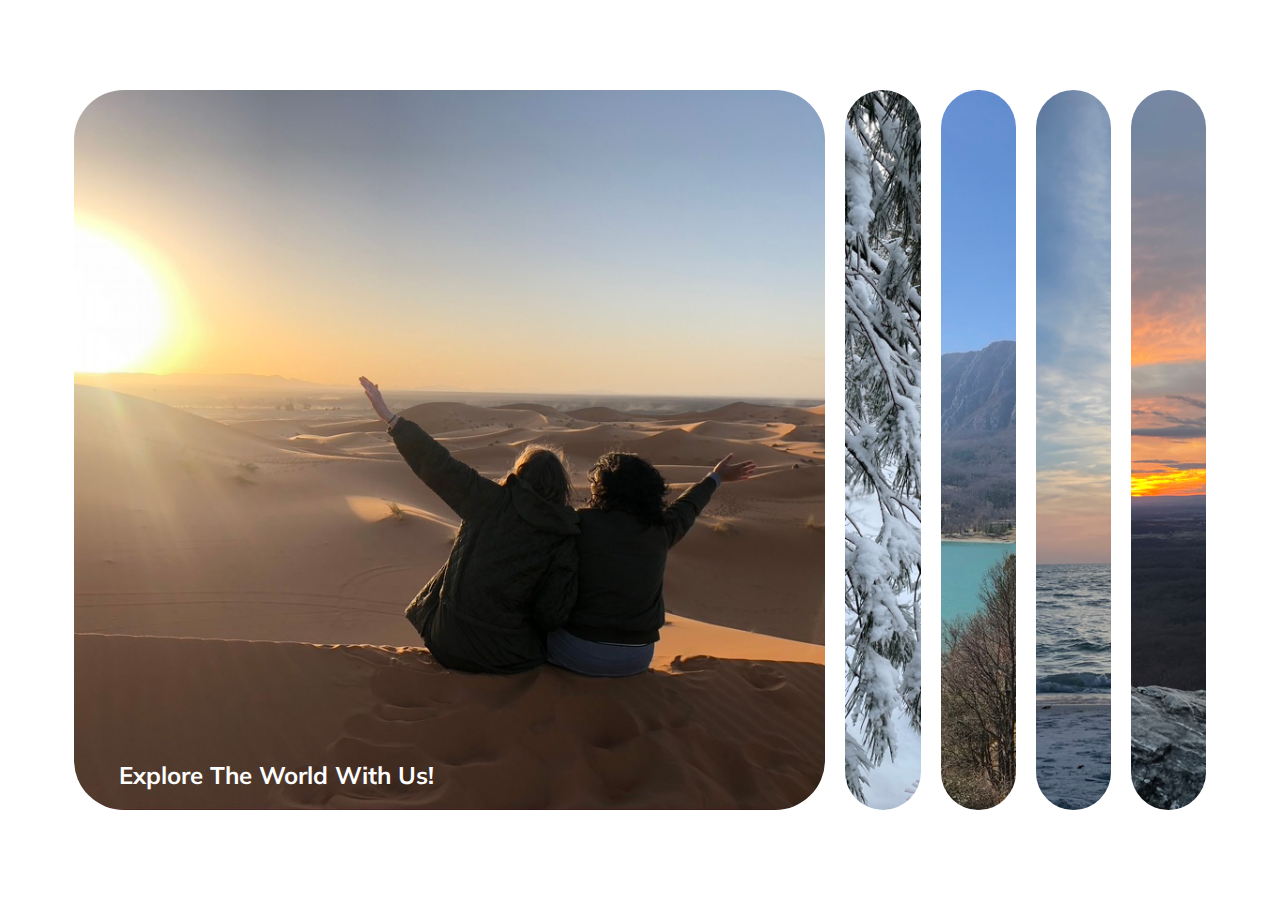
<file: index.html>
<!DOCTYPE html>
<html lang="en">
<head>
    <meta charset="UTF-8">
    <meta http-equiv="X-UA-Compatible" content="IE=edge">
    <meta name="viewport" content="width=device-width, initial-scale=1.0">
    <!-- <link rel="stylesheet" 
    href="https://cdnjs.cloudflare.com/ajax/libs/font-awesome/5.15.3/css/all.min.css" 
    integrity="sha512-iBBXm8fW90+nuLcSKlbmrPcLa0OT92xO1BIsZ+ywDWZCvqsWgccV3gFoRBv0z+8dLJgyAHIhR35VZc2oM/gI1w==" 
    crossorigin="anonymous" referrerpolicy="no-referrer" /> -->
    <link rel="stylesheet" href="ExpandingCards/style.css">
    <title>Expanding Cards</title>
</head>
<body>
   <div class="container">
       <div class="panel active" style="background-image: url('ExpandingCards/images/sahara.jpeg')">
           <h3>Explore The World With Us!</h3>
       </div>

       <div class="panel" style="background-image: url('ExpandingCards/images/boston.jpeg')">
        <h3>Boston, Massachusetts</h3>
       </div>
       
       <div class="panel" style="background-image: url('ExpandingCards/images/Italy.jpeg')">
        <h3>Molise, Italy</h3>
       </div>

       <div class="panel" style="background-image: url('ExpandingCards/images/Naples.jpeg')">
        <h3>Naples, Florida</h3>
       </div>

       <div class="panel" style="background-image: url('ExpandingCards/images/virginia.jpeg')">
        <h3>Shenandoah, Virginia</h3>
       </div>
   </div>    

    <script src="ExpandingCards/script.js"></script>
</body>
</html>
</file>
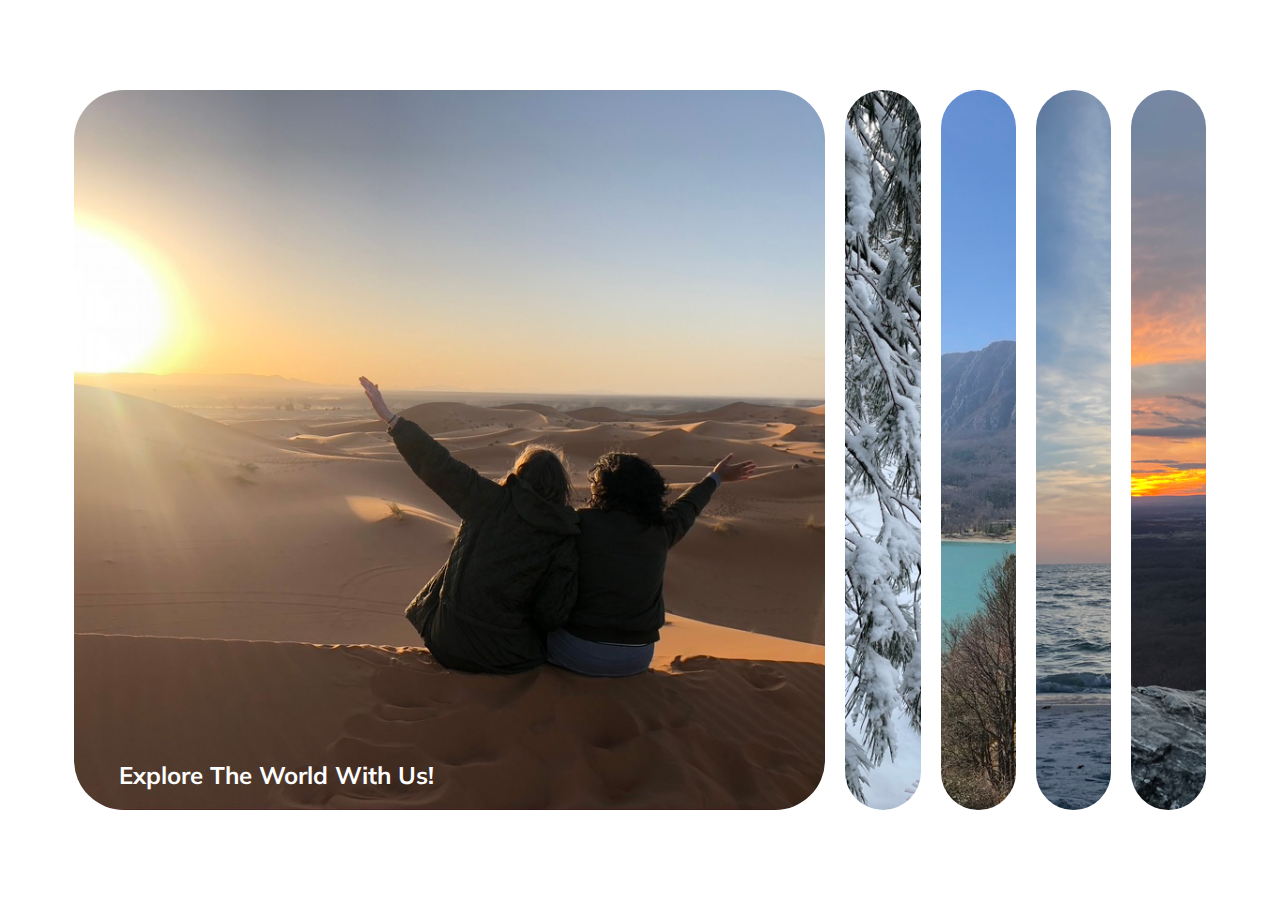
<file: ExpandingCards/index.html>
<!DOCTYPE html>
<html lang="en">
<head>
    <meta charset="UTF-8">
    <meta http-equiv="X-UA-Compatible" content="IE=edge">
    <meta name="viewport" content="width=device-width, initial-scale=1.0">
    <!-- <link rel="stylesheet" 
    href="https://cdnjs.cloudflare.com/ajax/libs/font-awesome/5.15.3/css/all.min.css" 
    integrity="sha512-iBBXm8fW90+nuLcSKlbmrPcLa0OT92xO1BIsZ+ywDWZCvqsWgccV3gFoRBv0z+8dLJgyAHIhR35VZc2oM/gI1w==" 
    crossorigin="anonymous" referrerpolicy="no-referrer" /> -->
    <link rel="stylesheet" href="style.css">
    <title>Expanding Cards</title>
</head>
<body>
   <div class="container">
       <div class="panel active" style="background-image: url('images/sahara.jpeg')">
           <h3>Explore The World With Us!</h3>
       </div>

       <div class="panel" style="background-image: url('images/boston.jpeg')">
        <h3>Boston, Massachusetts</h3>
       </div>
       
       <div class="panel" style="background-image: url('images/Italy.jpeg')">
        <h3>Molise, Italy</h3>
       </div>

       <div class="panel" style="background-image: url('images/Naples.jpeg')">
        <h3>Naples, Florida</h3>
       </div>

       <div class="panel" style="background-image: url('images/virginia.jpeg')">
        <h3>Shenandoah, Virginia</h3>
       </div>
   </div>    

    <script src="script.js"></script>
</body>
</html>
</file>
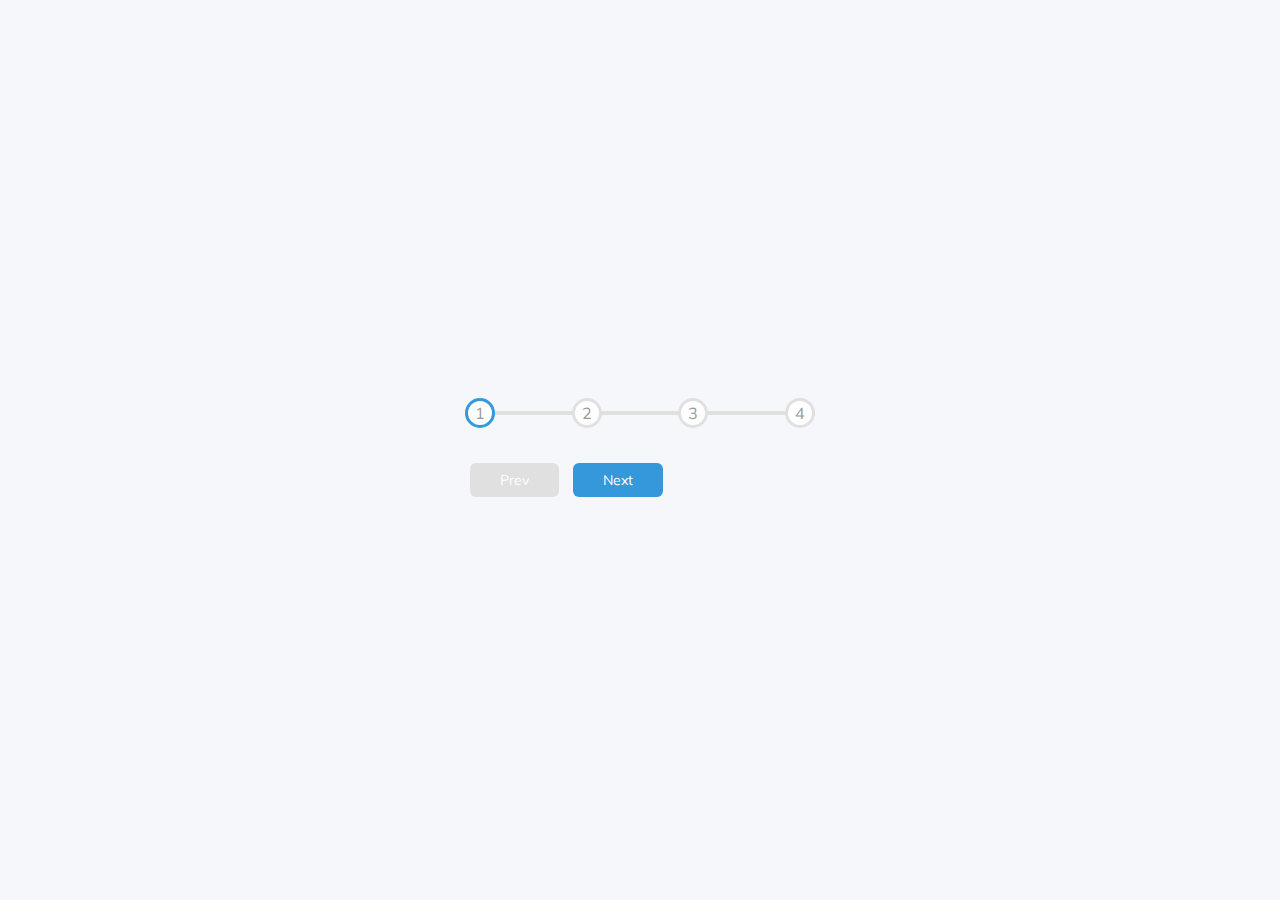
<file: ProgressBar/index.html>
<!DOCTYPE html>
<html lang="en">
<head>
    <meta charset="UTF-8">
    <meta http-equiv="X-UA-Compatible" content="IE=edge">
    <meta name="viewport" content="width=device-width, initial-scale=1.0">
    <!-- <link rel="stylesheet" 
    href="https://cdnjs.cloudflare.com/ajax/libs/font-awesome/5.15.3/css/all.min.css" 
    integrity="sha512-iBBXm8fW90+nuLcSKlbmrPcLa0OT92xO1BIsZ+ywDWZCvqsWgccV3gFoRBv0z+8dLJgyAHIhR35VZc2oM/gI1w==" 
    crossorigin="anonymous" referrerpolicy="no-referrer" /> -->
    <link rel="stylesheet" href="style.css">
    <title>Progress Steps</title>
</head>
<body>
    <div class="container">
        <div class="progress-container">
            <div class="progress" id="progress"></div>
            <div class="circle active">1</div>
            <div class="circle">2</div>
            <div class="circle">3</div>
            <div class="circle">4</div>
        </div>

        <button class="btn" id="prev" disabled>Prev</button>
        <button class="btn" id="next">Next</button>

        
    </div>
    <script src="script.js"></script>
</body>
</html>
</file>
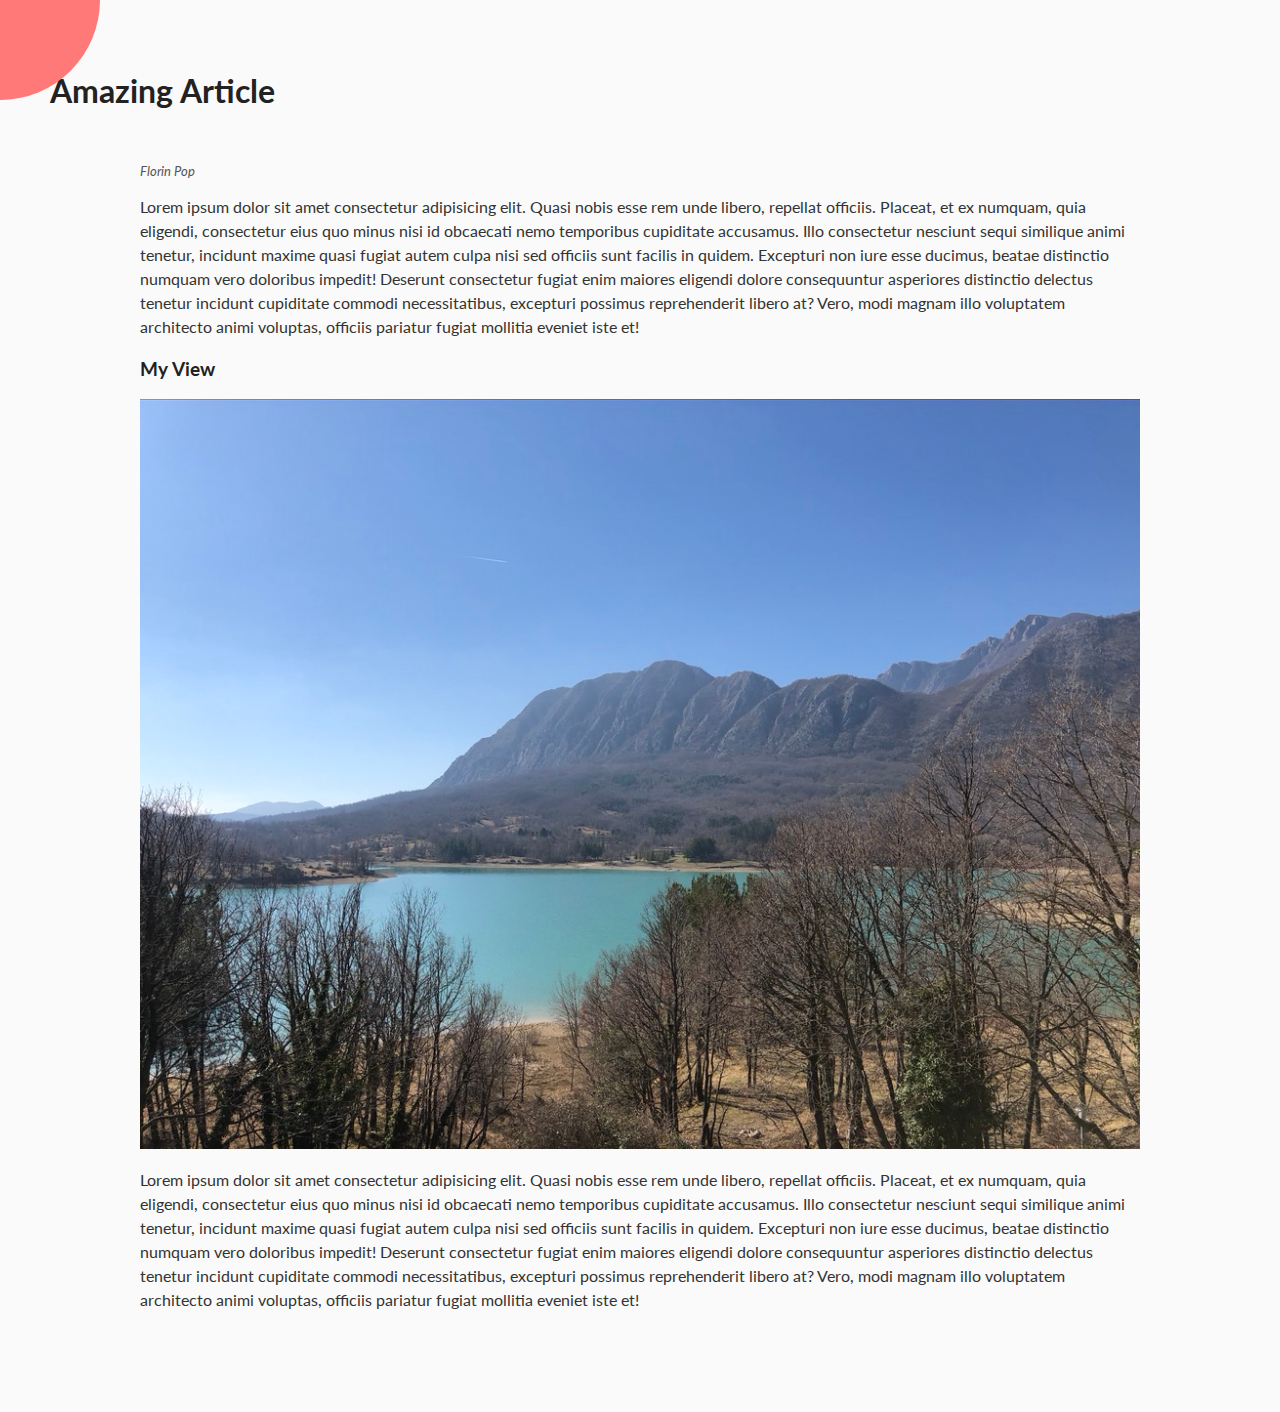
<file: RotationNavigation/index.html>
<!DOCTYPE html>
<html lang="en">
<head>
    <meta charset="UTF-8">
    <meta http-equiv="X-UA-Compatible" content="IE=edge">
    <meta name="viewport" content="width=device-width, initial-scale=1.0">
    <link rel="stylesheet" 
    href="https://cdnjs.cloudflare.com/ajax/libs/font-awesome/5.15.3/css/all.min.css" 
    integrity="sha512-iBBXm8fW90+nuLcSKlbmrPcLa0OT92xO1BIsZ+ywDWZCvqsWgccV3gFoRBv0z+8dLJgyAHIhR35VZc2oM/gI1w==" 
    crossorigin="anonymous" referrerpolicy="no-referrer" />
    <link rel="stylesheet" href="style.css">
    <title>Rotating Navigation</title>
</head>
<body>
    <div class="container">
        <div class="circle-container">
            <div class="circle">
                <button id="close">
                    <i class="fas fa-times"></i>
                </button>
                <button id="open">
                    <i class="fas fa-bars"></i>
                </button>
            </div>
        </div>
        <h1>Amazing Article</h1>
        <div class="content">
        <small>Florin Pop</small>
        <p>Lorem ipsum dolor sit amet consectetur adipisicing elit. Quasi nobis esse rem unde libero, repellat officiis. 
            Placeat, et ex numquam, quia eligendi, consectetur eius quo minus nisi id obcaecati nemo temporibus cupiditate accusamus. 
            Illo consectetur nesciunt sequi similique animi tenetur, incidunt maxime quasi fugiat autem culpa nisi sed officiis sunt 
            facilis in quidem. Excepturi non iure esse ducimus, beatae distinctio numquam vero doloribus impedit! Deserunt consectetur 
            fugiat enim maiores eligendi dolore consequuntur asperiores distinctio delectus tenetur incidunt cupiditate 
            commodi necessitatibus, excepturi possimus reprehenderit libero at? Vero, modi magnam illo voluptatem architecto 
            animi voluptas, officiis pariatur fugiat mollitia eveniet iste et!</p>

            <h3>My View</h3>
            <img src=../ExpandingCards/images/Italy.jpeg alt='italy'/>

            <p>Lorem ipsum dolor sit amet consectetur adipisicing elit. Quasi nobis esse rem unde libero, repellat officiis. 
                Placeat, et ex numquam, quia eligendi, consectetur eius quo minus nisi id obcaecati nemo temporibus cupiditate accusamus. 
                Illo consectetur nesciunt sequi similique animi tenetur, incidunt maxime quasi fugiat autem culpa nisi sed officiis sunt 
                facilis in quidem. Excepturi non iure esse ducimus, beatae distinctio numquam vero doloribus impedit! Deserunt consectetur 
                fugiat enim maiores eligendi dolore consequuntur asperiores distinctio delectus tenetur incidunt cupiditate 
                commodi necessitatibus, excepturi possimus reprehenderit libero at? Vero, modi magnam illo voluptatem architecto 
                animi voluptas, officiis pariatur fugiat mollitia eveniet iste et!</p>
        </div>
    </div>
    <nav>
        <ul>
            <li><i class="fas fa-home"></i>Home</li>
            <li><i class="fas fa-user-alt"></i>About</li>
            <li><i class="fas fa-envelope"></i>Contact</li>
        </ul>
    </nav>
    <script src="script.js"></script>
</body>
</html>
</file>
<file: ExpandingCards/style.css>
@import url("https://fonts.googleapis.com/css2?family=Muli&display=swap");

* {
  box-sizing: border-box;
}

body {
  font-family: "Muli", sans-serif;
  display: flex;
  align-items: center;
  justify-content: center;
  height: 100vh;
  overflow: hidden;
  margin: 0;
}

.container {
  display: flex;
  width: 90vw;
}

.panel {
  background-size: auto 100%;
  background-position: center;
  background-repeat: no-repeat;
  height: 80vh;
  border-radius: 50px;
  color: white;
  cursor: pointer;
  flex: 0.5;
  margin: 10px;
  position: relative;
  transition: flex 0.7s ease-in;
}

.panel h3 {
  font-size: 24px;
  position: absolute;
  bottom: 20px;
  left: 45px;
  margin: 0;
  opacity: 0;
}

.panel.active {
  flex: 5;
}

.panel.active h3 {
  opacity: 1;
  transition: opacity 0.3s ease-in 0.4s;
}

@media (max-width: 480px) {
  .container {
    width: 100vw;
  }

  /* this is for how many you want to show according to the size of the screen */
  .panel:nth-of-type(4),
  .panel:nth-of-type(5) {
    display: none;
  }
}
</file>
<file: ProgressBar/style.css>
@import url("https://fonts.googleapis.com/css2?family=Muli&display=swap");

:root{
    --line-border-fill: #3498db;
    --line-border-empty: #e0e0e0;
}

* {
  box-sizing: border-box;
}

body {
   background-color: #f6f7fb; 
  font-family: "Muli", sans-serif;
  display: flex;
  align-items: center;
  justify-content: center;
  height: 100vh;
  overflow: hidden;
  margin: 0;
}

.contianer{
    text-align: center;

}

.progress-container{
    display: flex;
    justify-content: space-between;
    position: relative;
    margin-bottom: 30px;
    max-width: 100%;
    width: 350px;
}


/* when you use the before or after, you must use the content and set it to an empty string */
.progress-container::before{
    content: '';
    background-color: var(--line-border-empty);
    position: absolute;
    top: 50%;
    left: 0;

    /* make the line in the middle */
    transform: translateY(-50%); 
    height: 4px;
    width: 100%;

    /* the line is behind the numbers */
    z-index: -1;
  
}

.progress{
    background-color: var(--line-border-fill);
    position: absolute;
    top: 50%;
    left: 0;

    /* make the line in the middle */
    transform: translateY(-50%); 
    height: 4px;
    width: 0%;

    /* the line is behind the numbers */
    z-index: -1;
    transition: .4s ease;
}

.circle{
    background-color: white;
    color: #999;
    border-radius: 50%;
    height: 30px;
    width: 30px;
    display: flex;
    align-items: center;
    justify-content: center;
    border: 3px solid var(--line-border-empty);
    transition: .4s ease;
}

.circle.active{
    border-color: var(--line-border-fill);

}

.btn{
    background-color: var(--line-border-fill);
    color: white;
    border: 0;
    border-radius: 6px;
    cursor: pointer;
    font-family: inherit;
    padding: 8px 30px;
    margin: 5px;
    font-size: 14px;
}

.btn:active{
    transform: scale(0.98);

}

.btn:focus{
    outline: 0;
}

.btn:disabled{
    background-color: var(--line-border-empty);
    cursor: not-allowed;
}
</file>
<file: RotationNavigation/style.css>
@import url("https://fonts.googleapis.com/css?family=Lato&display=swap");

:root{
    --line-border-fill: #3498db;
    --line-border-empty: #e0e0e0;
}

* {
  box-sizing: border-box;
}

body {
  font-family: "Lato", sans-serif;
  background-color: #333;
  color: #222;
  overflow-x: hidden;
  margin: 0;
}

.container{
    background-color: #fafafa;
    transform-origin: top left;
    /* to have a smooth transition on the transform property */
    transition: transform 0.5s linear;
    width: 100vw;
    min-height: 100vh;
    padding: 50px;
}

/* rotate with the transform property */
.container.show-nav{ 
    transform: rotate(-20deg);
}

.circle-container {
    position: fixed;
    top: -100px;
    left: -100px;

}

.circle{
    background-color: #ff7979;
    height: 200px;
    width: 200px;
    border-radius: 50%;
    position: relative;
    transition: transform 0.5s linear;

}

.container.show-nav .circle{
    transform: rotate(-70deg);

}

.circle button{
    cursor: pointer;
    position: absolute;
    top: 50%;
    left: 50%;
    height: 100px;
    background: transparent;
    border: 0;
    font-size: 26px;
    color: white;

}

.circle button:focus{
    outline: none
}

.circle button#open{
    left: 60%;

}

.circle button#close{
    top: 60%;
    transform: rotate(90deg);
    transform-origin: top left;

}

.container.show-nav + nav li {
    transform: translateX(0);
    transition-delay: 0.3s;
}

nav{
    position: fixed;
    bottom: 40px;
    left: 0;
    z-index: 100;
}

nav ul {
    list-style-type: none;
    padding-left: 30px;

}

nav ul li{
    text-transform: uppercase;
    color: white;
    margin: 40px 0;
    transform: translateX(-100%);
    transition: transform 0.4s ease-in;
}

nav ul li i{
    font-size: 20px;
    margin-right: 10px;
}

nav ul li + li {
    margin-left: 15px;
    transform: translateX(-150%);
}

nav ul li + li + li {
    margin-left: 30px;
    transform: translateX(-200%);
}

.content img {
    max-width: 100%;
}

.content {
    max-width: 1000px;
    margin: 50px auto;
}

content h1 {
    margin: 0;
}

.content small {
    color: #555;
    font-style: italic;
}

.content p{
    color: #333;
    line-height: 1.5;
}


/*
</file>
